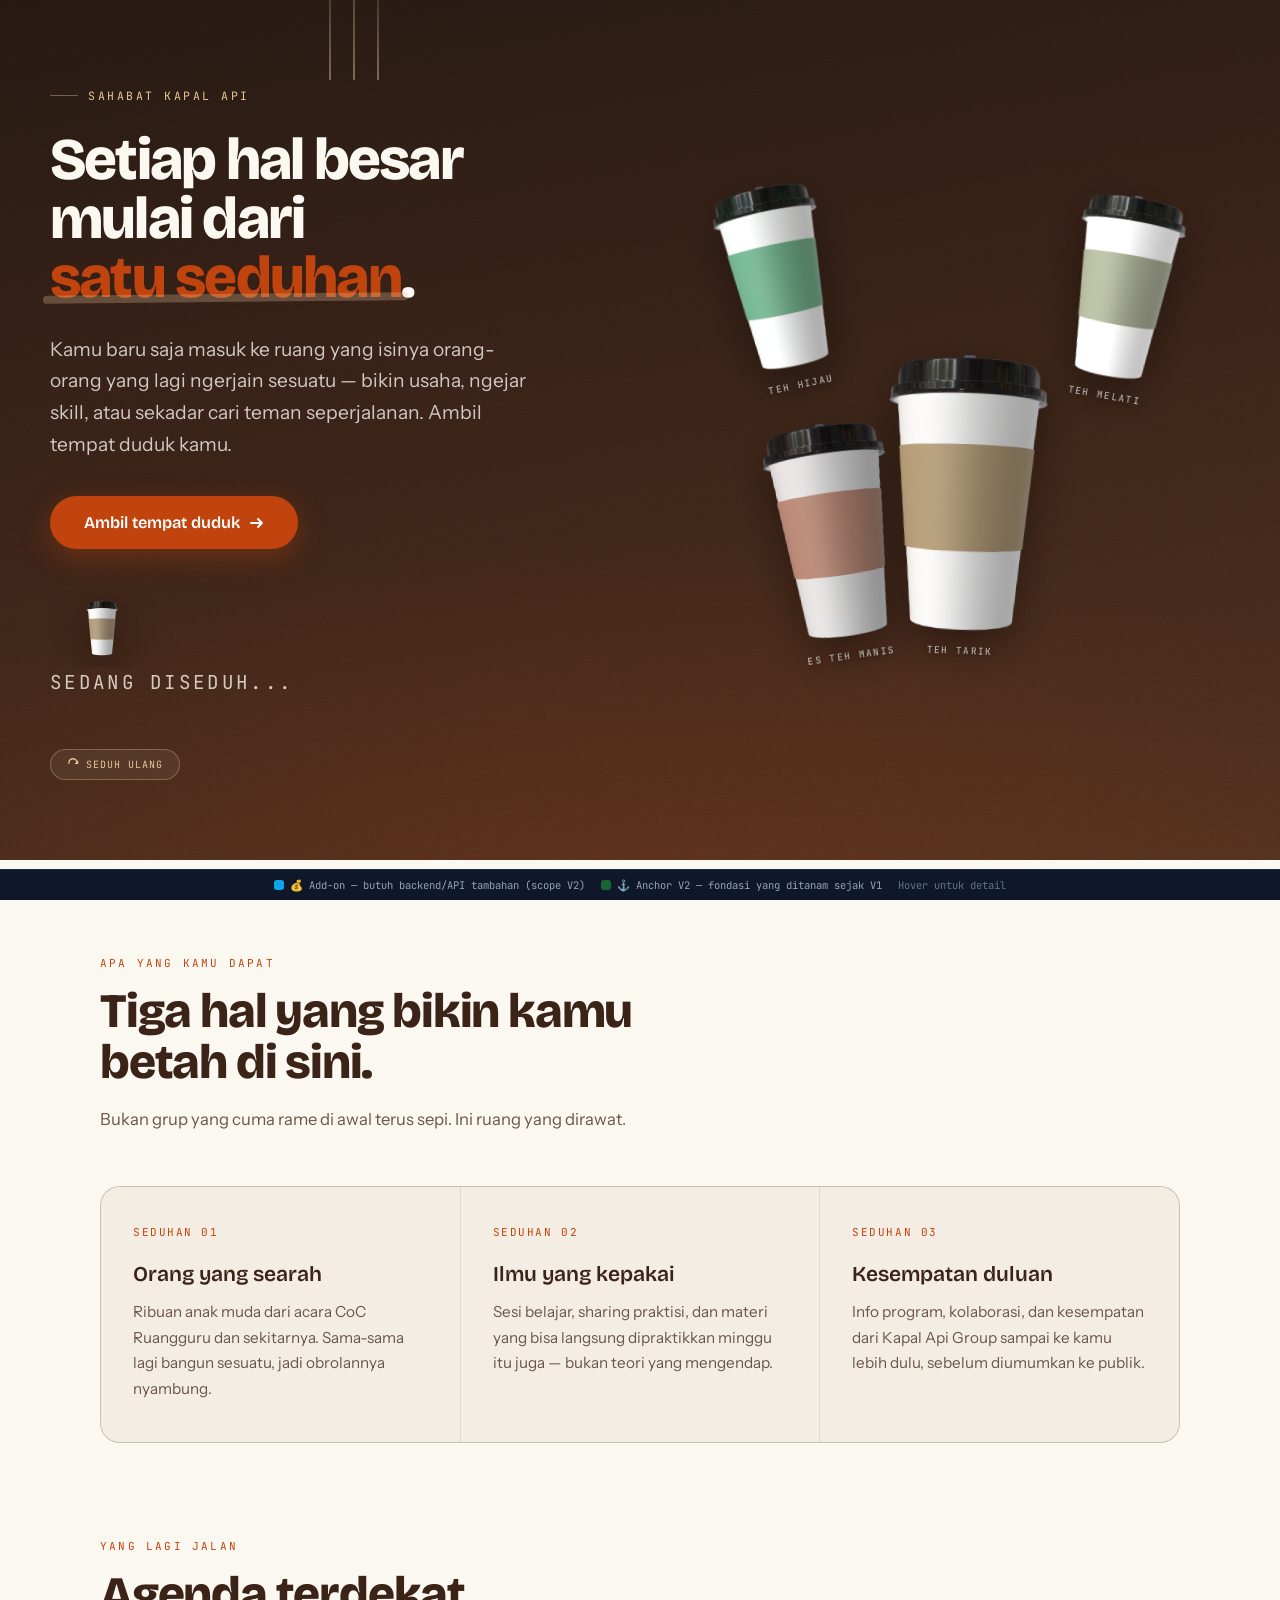
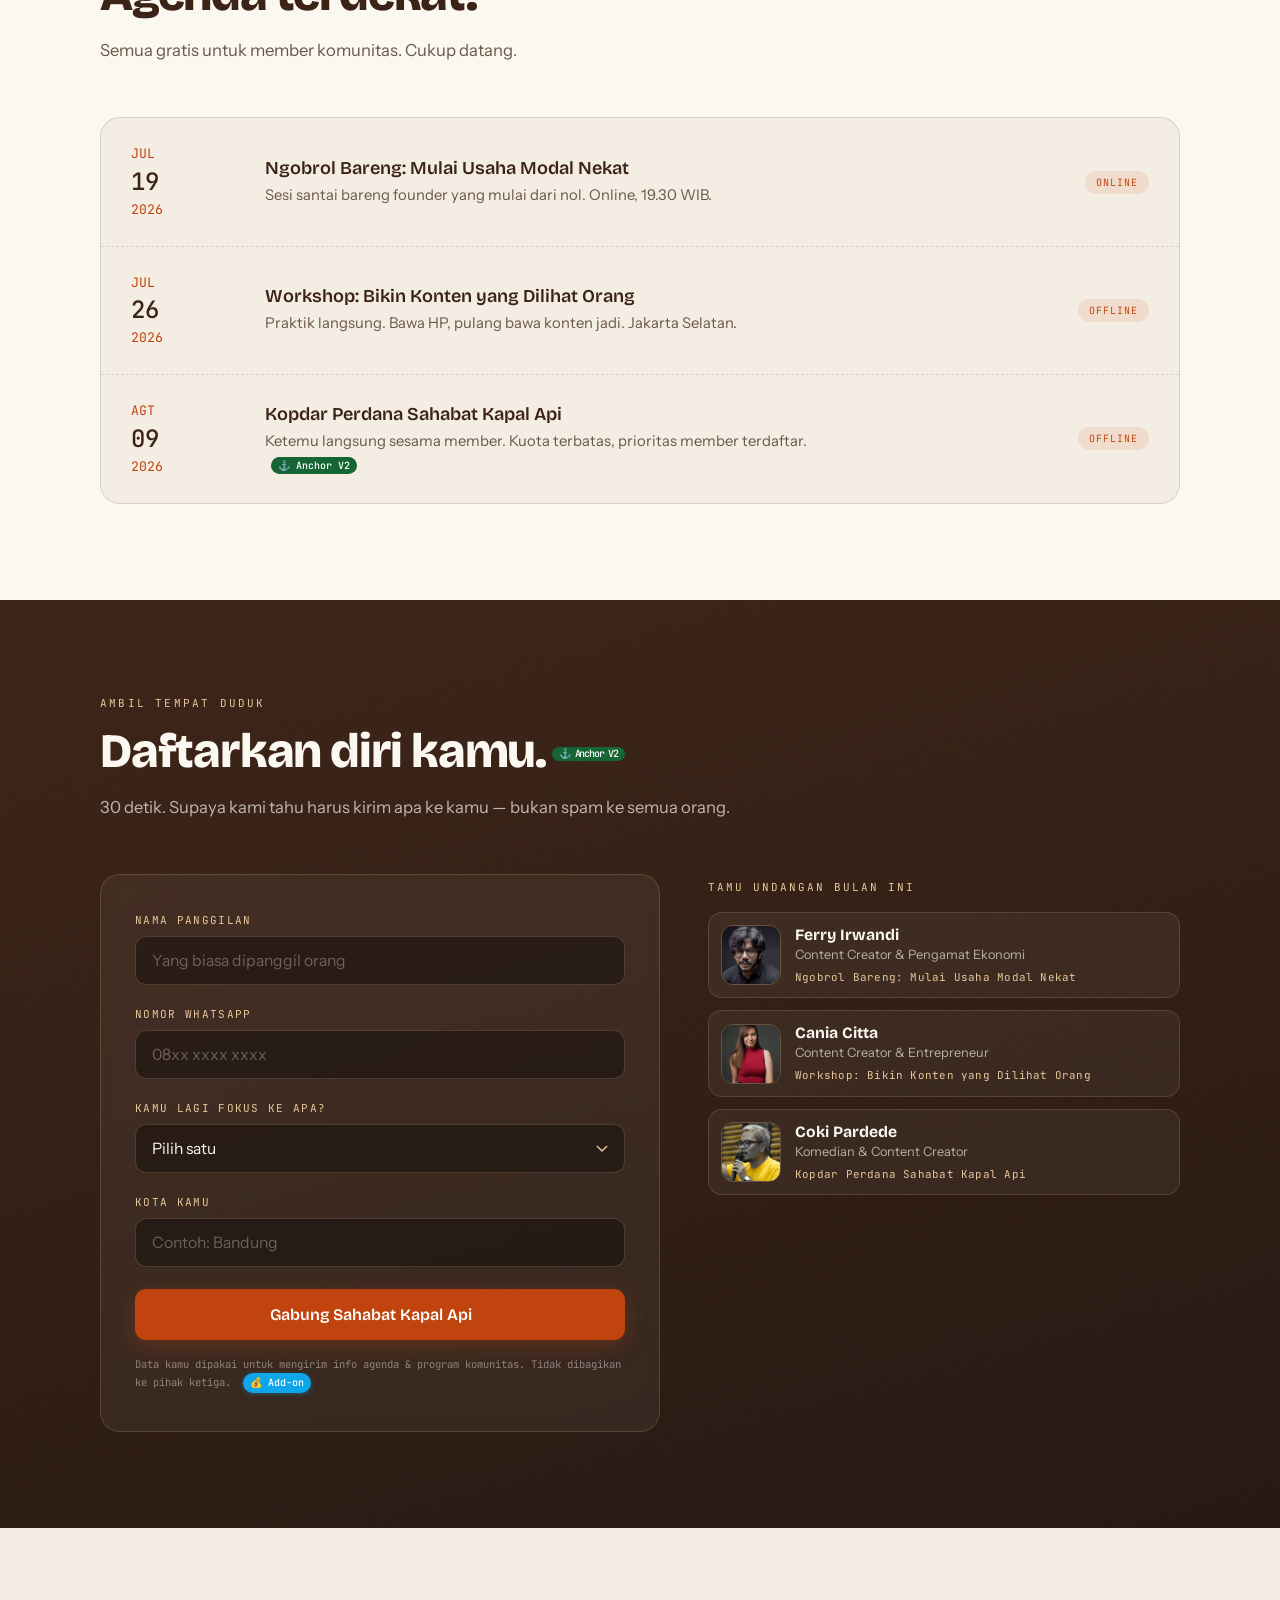
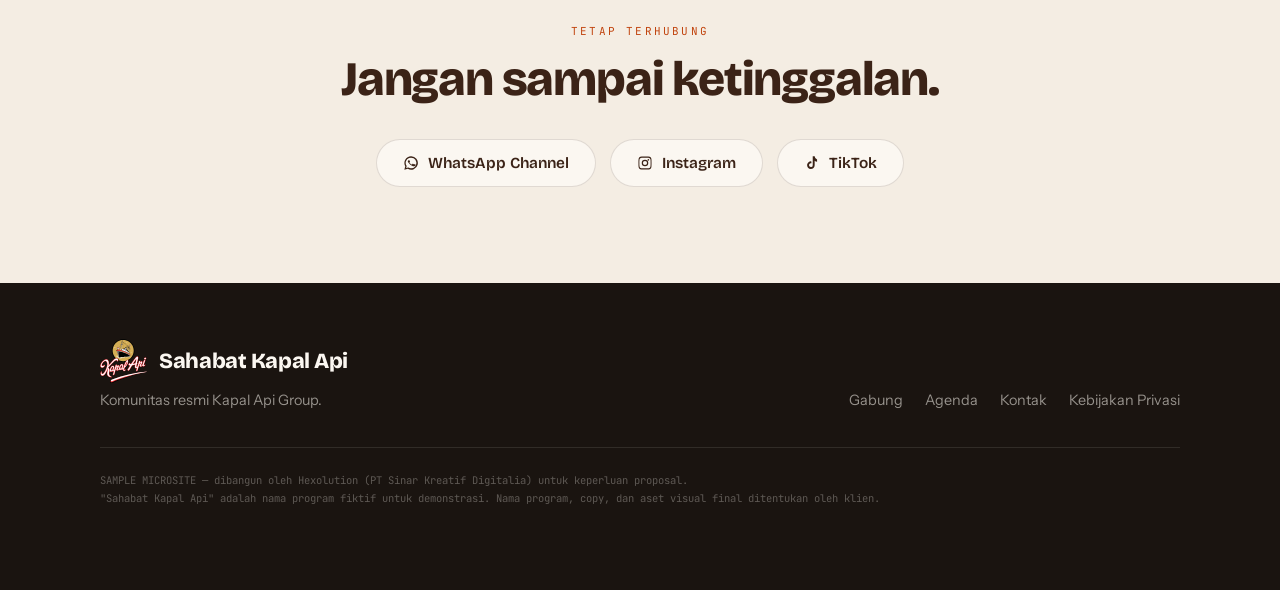
<file: src/index.html>
<!DOCTYPE html>
<html lang="id">
<head>
<meta charset="UTF-8">
<meta name="viewport" content="width=device-width, initial-scale=1.0">
<title>Sahabat Kapal Api — Selamat Datang di Komunitas</title>
<meta name="description" content="Ruang tumbuh bareng untuk anak muda yang lagi ngerjain sesuatu. Selamat datang di Sahabat Kapal Api.">
<link rel="preconnect" href="https://fonts.googleapis.com">
<link rel="preconnect" href="https://fonts.gstatic.com" crossorigin>
<link href="https://fonts.googleapis.com/css2?family=Bricolage+Grotesque:opsz,wght@12..96,400;12..96,600;12..96,800&family=Instrument+Sans:ital,wght@0,400;0,500;0,600;1,400&family=JetBrains+Mono:wght@400;500&display=swap" rel="stylesheet">
<link rel="stylesheet" href="css/styles.css">
</head>
<body>

<!-- ===== HERO ===== -->
<header class="hero">
  <div class="hero-grid">
    <div class="hero-left">
      <span class="eyebrow">Sahabat Kapal Api</span>
      <h1>Setiap hal besar<br>mulai dari <em>satu seduhan</em>.</h1>
      <p>Kamu baru saja masuk ke ruang yang isinya orang-orang yang lagi ngerjain sesuatu — bikin usaha, ngejar skill, atau sekadar cari teman seperjalanan. Ambil tempat duduk kamu.</p>
      <a href="#gabung" class="hero-cta">
        Ambil tempat duduk
        <svg width="14" height="14" viewBox="0 0 14 14" fill="none" aria-hidden="true"><path d="M1 7h11M8 3l4 4-4 4" stroke="currentColor" stroke-width="1.8" stroke-linecap="round" stroke-linejoin="round"/></svg>
      </a>

      <div class="cup-stage">
        <div class="steam-wrap" aria-hidden="true">
          <span class="steam-wisp"></span>
          <span class="steam-wisp"></span>
          <span class="steam-wisp"></span>
        </div>
        <div class="cup-visual">
          <img class="cup-img" id="cupImg" src="assets/images/cup-mockup.png" alt="Gelas to-go Sahabat Kapal Api">
        </div>
        <p class="cup-status" id="cupStatus">Sedang diseduh...</p>
        <button class="brew-btn" id="brewBtn" type="button">
          <svg width="12" height="12" viewBox="0 0 16 16" fill="none" aria-hidden="true"><path d="M13.7 4.3A6 6 0 102 8h1.5A4.5 4.5 0 1112.6 5.4L10 8h5V3l-1.3 1.3z" fill="currentColor"/></svg>
          Seduh Ulang
        </button>
      </div>
    </div>

    <div class="hero-right">
      <div class="cup-cluster">
        <div class="cluster-cup cluster-cup-1">
          <div class="cluster-cup-float">
            <img class="cup-mockup" src="assets/images/cup-mockup-tight.png" alt="" style="--tint: hue-rotate(95deg) saturate(1.3) brightness(1.05)">
          </div>
          <span class="cluster-label">Teh Hijau</span>
        </div>
        <div class="cluster-cup cluster-cup-2">
          <div class="cluster-cup-float">
            <img class="cup-mockup" src="assets/images/cup-mockup-tight.png" alt="" style="--tint: hue-rotate(35deg) saturate(.55) brightness(1.18)">
          </div>
          <span class="cluster-label">Teh Melati</span>
        </div>
        <div class="cluster-cup cluster-cup-3">
          <div class="cluster-cup-float">
            <img class="cup-mockup" src="assets/images/cup-mockup-tight.png" alt="" style="--tint: hue-rotate(-25deg) saturate(1.35) brightness(.92)">
          </div>
          <span class="cluster-label">Es Teh Manis</span>
        </div>
        <div class="cluster-cup cluster-cup-4">
          <div class="cluster-cup-float">
            <img class="cup-mockup" src="assets/images/cup-mockup-tight.png" alt="" style="--tint: saturate(1.15)">
          </div>
          <span class="cluster-label">Teh Tarik</span>
        </div>
      </div>
    </div>
  </div>
</header>

<!-- ===== VALUE ===== -->
<section>
  <div class="wrap">
    <div class="sec-head rv">
      <span class="sec-label">Apa yang kamu dapat</span>
      <h2>Tiga hal yang bikin kamu betah di sini.</h2>
      <p>Bukan grup yang cuma rame di awal terus sepi. Ini ruang yang dirawat.</p>
    </div>

    <div class="val-grid rv">
      <div class="val">
        <span class="val-num">SEDUHAN 01</span>
        <h3>Orang yang searah</h3>
        <p>Ribuan anak muda dari acara CoC Ruangguru dan sekitarnya. Sama-sama lagi bangun sesuatu, jadi obrolannya nyambung.</p>
      </div>
      <div class="val">
        <span class="val-num">SEDUHAN 02</span>
        <h3>Ilmu yang kepakai</h3>
        <p>Sesi belajar, sharing praktisi, dan materi yang bisa langsung dipraktikkan minggu itu juga — bukan teori yang mengendap.</p>
      </div>
      <div class="val">
        <span class="val-num">SEDUHAN 03</span>
        <h3>Kesempatan duluan</h3>
        <p>Info program, kolaborasi, dan kesempatan dari Kapal Api Group sampai ke kamu lebih dulu, sebelum diumumkan ke publik.</p>
      </div>
    </div>
  </div>
</section>

<!-- ===== AGENDA ===== -->
<section style="background:var(--steam);padding-top:0">
  <div class="wrap">
    <div class="sec-head rv">
      <span class="sec-label">Yang lagi jalan</span>
      <h2>Agenda terdekat.</h2>
      <p>Semua gratis untuk member komunitas. Cukup datang.</p>
    </div>

    <div class="agenda rv">
      <a class="agenda-row" href="agenda.html#agenda-1">
        <div class="ag-date">JUL<b>19</b>2026</div>
        <div class="ag-body">
          <h4>Ngobrol Bareng: Mulai Usaha Modal Nekat</h4>
          <p>Sesi santai bareng founder yang mulai dari nol. Online, 19.30 WIB.</p>
        </div>
        <span class="ag-tag">Online</span>
      </a>
      <a class="agenda-row" href="agenda.html#agenda-2">
        <div class="ag-date">JUL<b>26</b>2026</div>
        <div class="ag-body">
          <h4>Workshop: Bikin Konten yang Dilihat Orang</h4>
          <p>Praktik langsung. Bawa HP, pulang bawa konten jadi. Jakarta Selatan.</p>
        </div>
        <span class="ag-tag">Offline</span>
      </a>
      <a class="agenda-row" href="agenda.html#agenda-3">
        <div class="ag-date">AGT<b>09</b>2026</div>
        <div class="ag-body">
          <h4>Kopdar Perdana Sahabat Kapal Api</h4>
          <p>Ketemu langsung sesama member. Kuota terbatas, prioritas member terdaftar.</p>
          <span class="anchor-tag" title="Anchor V1→V2: prioritas kuota butuh data member terdaftar — sumbernya dari form di bawah.">⚓ Anchor V2</span>
        </div>
        <span class="ag-tag">Offline</span>
      </a>
    </div>
  </div>
</section>

<!-- ===== FORM (V2 ANCHOR) ===== -->
<section class="form-sec" id="gabung">
  <div class="wrap">
    <div class="sec-head rv">
      <span class="sec-label">Ambil tempat duduk</span>
      <h2>Daftarkan diri kamu.<span class="anchor-tag" title="Anchor V1→V2: form ini adalah titik awal database member. Field minat & asal acara jadi basis segmentasi di V2.">⚓ Anchor V2</span></h2>
      <p>30 detik. Supaya kami tahu harus kirim apa ke kamu — bukan spam ke semua orang.</p>
    </div>

    <div class="form-layout">
      <div class="form-card rv">
        <div class="field">
          <label for="nama">Nama panggilan</label>
          <input type="text" id="nama" placeholder="Yang biasa dipanggil orang" autocomplete="given-name">
        </div>

        <div class="field">
          <label for="wa">Nomor WhatsApp</label>
          <input type="tel" id="wa" placeholder="08xx xxxx xxxx" autocomplete="tel">
        </div>

        <div class="field">
          <label for="minat">Kamu lagi fokus ke apa?</label>
          <select id="minat">
            <option value="">Pilih satu</option>
            <option value="usaha">Bangun usaha sendiri</option>
            <option value="skill">Nambah skill / cari kerja</option>
            <option value="komunitas">Cari komunitas & koneksi</option>
            <option value="lainnya">Masih cari arah</option>
          </select>
        </div>

        <div class="field">
          <label for="kota">Kota kamu</label>
          <input type="text" id="kota" placeholder="Contoh: Bandung" autocomplete="address-level2">
        </div>

        <button class="form-btn" id="submitBtn" type="button">
          <span class="btn-spinner" aria-hidden="true"></span>
          <span class="btn-label">Gabung Sahabat Kapal Api</span>
          <svg class="btn-check" viewBox="0 0 16 16" fill="none" aria-hidden="true"><path d="M3 8.5l3 3 7-7" stroke="#fff" stroke-width="2" stroke-linecap="round" stroke-linejoin="round"/></svg>
        </button>

        <div class="form-msg" id="formMsg" role="status" aria-live="polite">
          ✓ Terkirim. Kami kabari lewat WhatsApp untuk agenda terdekat.
        </div>
        <a href="https://wa.me/6282299223322" id="waFollowup" class="wa-followup" target="_blank" rel="noopener noreferrer">
          Lanjut chat via WhatsApp →
        </a>

        <p class="form-note">
          Data kamu dipakai untuk mengirim info agenda &amp; program komunitas. Tidak dibagikan ke pihak ketiga.
          <span class="addon" title="Add-on: penyimpanan data ke database, dedup nomor WA, dan auto-reply butuh backend + WhatsApp Business API. Termasuk di scope V2.">💰 Add-on</span>
        </p>
      </div>

      <div class="guest-preview rv">
        <span class="guest-preview-label">Tamu undangan bulan ini</span>
        <div class="guest-mini-list">
          <a class="guest-mini" href="agenda.html#agenda-1">
            <img class="guest-mini-photo" src="assets/images/guests/ferry-irwandi.jpg" alt="Ferry Irwandi">
            <div class="guest-mini-info">
              <div class="guest-mini-name">Ferry Irwandi</div>
              <div class="guest-mini-role">Content Creator &amp; Pengamat Ekonomi</div>
              <div class="guest-mini-event">Ngobrol Bareng: Mulai Usaha Modal Nekat</div>
            </div>
          </a>
          <a class="guest-mini" href="agenda.html#agenda-2">
            <img class="guest-mini-photo" src="assets/images/guests/cania-citta.jpg" alt="Cania Citta">
            <div class="guest-mini-info">
              <div class="guest-mini-name">Cania Citta</div>
              <div class="guest-mini-role">Content Creator &amp; Entrepreneur</div>
              <div class="guest-mini-event">Workshop: Bikin Konten yang Dilihat Orang</div>
            </div>
          </a>
          <a class="guest-mini" href="agenda.html#agenda-3">
            <img class="guest-mini-photo" src="assets/images/guests/coki-pardede.jpg" alt="Coki Pardede">
            <div class="guest-mini-info">
              <div class="guest-mini-name">Coki Pardede</div>
              <div class="guest-mini-role">Komedian &amp; Content Creator</div>
              <div class="guest-mini-event">Kopdar Perdana Sahabat Kapal Api</div>
            </div>
          </a>
        </div>
      </div>
    </div>
  </div>
</section>

<!-- ===== CTA ===== -->
<section class="cta-strip">
  <div class="wrap">
    <div class="sec-head rv" style="margin:0 auto 0;text-align:center">
      <span class="sec-label" style="text-align:center">Tetap terhubung</span>
      <h2>Jangan sampai ketinggalan.</h2>
      <div class="cta-links">
        <a href="https://wa.me/6282299223322" class="cta-link" target="_blank" rel="noopener noreferrer">
          <svg width="16" height="16" viewBox="0 0 24 24" fill="currentColor" aria-hidden="true"><path d="M12 2a10 10 0 00-8.6 15L2 22l5.2-1.4A10 10 0 1012 2zm0 18a8 8 0 01-4-1.1l-.3-.2-3 .8.8-2.9-.2-.3A8 8 0 1112 20zm4.4-6c-.2-.1-1.4-.7-1.6-.8s-.4-.1-.5.1-.6.8-.7 1-.3.2-.5.1a6.6 6.6 0 01-1.9-1.2 7.3 7.3 0 01-1.4-1.7c-.1-.2 0-.4.1-.5l.4-.4.2-.4v-.4l-.7-1.7c-.2-.4-.4-.4-.5-.4h-.5a1 1 0 00-.7.3 3 3 0 00-.9 2.2A5.2 5.2 0 009 12.3a11.9 11.9 0 004.5 4 7.6 7.6 0 001.5.5 3.6 3.6 0 001.7.1 2.7 2.7 0 001.8-1.3 2.2 2.2 0 00.2-1.3c0-.1-.2-.2-.3-.3z"/></svg>
          WhatsApp Channel
        </a>
        <a href="https://instagram.com/kapalapi_id" class="cta-link" target="_blank" rel="noopener noreferrer">
          <svg width="16" height="16" viewBox="0 0 24 24" fill="currentColor" aria-hidden="true"><path d="M12 2.2c3.2 0 3.6 0 4.9.1a6.6 6.6 0 012.2.4 3.9 3.9 0 012.2 2.2 6.6 6.6 0 01.4 2.2c.1 1.3.1 1.7.1 4.9s0 3.6-.1 4.9a6.6 6.6 0 01-.4 2.2 3.9 3.9 0 01-2.2 2.2 6.6 6.6 0 01-2.2.4c-1.3.1-1.7.1-4.9.1s-3.6 0-4.9-.1a6.6 6.6 0 01-2.2-.4 3.9 3.9 0 01-2.2-2.2 6.6 6.6 0 01-.4-2.2c-.1-1.3-.1-1.7-.1-4.9s0-3.6.1-4.9a6.6 6.6 0 01.4-2.2A3.9 3.9 0 014.9 2.7a6.6 6.6 0 012.2-.4c1.3-.1 1.7-.1 4.9-.1zm0 1.8c-3.1 0-3.5 0-4.7.1a4.8 4.8 0 00-1.7.3 2.9 2.9 0 00-1.6 1.6 4.8 4.8 0 00-.3 1.7C3.6 8.9 3.6 9.3 3.6 12s0 3.1.1 4.3a4.8 4.8 0 00.3 1.7 2.9 2.9 0 001.6 1.6 4.8 4.8 0 001.7.3c1.2.1 1.6.1 4.7.1s3.5 0 4.7-.1a4.8 4.8 0 001.7-.3 2.9 2.9 0 001.6-1.6 4.8 4.8 0 00.3-1.7c.1-1.2.1-1.6.1-4.3s0-3.1-.1-4.3a4.8 4.8 0 00-.3-1.7 2.9 2.9 0 00-1.6-1.6 4.8 4.8 0 00-1.7-.3c-1.2-.1-1.6-.1-4.7-.1zm0 3.1a4.9 4.9 0 110 9.8 4.9 4.9 0 010-9.8zm0 8a3.1 3.1 0 100-6.2 3.1 3.1 0 000 6.2zm6.2-8.2a1.2 1.2 0 11-2.3 0 1.2 1.2 0 012.3 0z"/></svg>
          Instagram
        </a>
        <a href="https://www.tiktok.com/@kapalapi.store" class="cta-link" target="_blank" rel="noopener noreferrer">
          <svg width="16" height="16" viewBox="0 0 24 24" fill="currentColor" aria-hidden="true"><path d="M19.6 10.1a5.5 5.5 0 01-3.6-1.3v6.4a5.7 5.7 0 11-4.9-5.6v2.9a2.8 2.8 0 102 2.7V2h2.9a5.5 5.5 0 003.6 4.9z"/></svg>
          TikTok
        </a>
      </div>
    </div>
  </div>
</section>

<!-- ===== FOOTER ===== -->
<footer>
  <div class="foot-grid">
    <div>
      <div class="foot-brand"><img src="assets/images/logo-kapal-api-trimmed.svg" alt="" class="foot-logo">Sahabat Kapal Api</div>
      <div>Komunitas resmi Kapal Api Group.</div>
    </div>
    <div class="foot-links">
      <a href="#gabung" class="u-link">Gabung</a>
      <a href="agenda.html" class="u-link">Agenda</a>
      <a href="https://wa.me/6282299223322" class="u-link" target="_blank" rel="noopener noreferrer">Kontak</a>
      <a href="kebijakan-privasi.html" class="u-link">Kebijakan Privasi</a>
    </div>
  </div>
  <div class="foot-fine">
    SAMPLE MICROSITE — dibangun oleh Hexolution (PT Sinar Kreatif Digitalia) untuk keperluan proposal.<br>
    "Sahabat Kapal Api" adalah nama program fiktif untuk demonstrasi. Nama program, copy, dan aset visual final ditentukan oleh klien.
  </div>
</footer>

<!-- ===== LEGEND ===== -->
<div class="hx-legend">
  <span><i class="sw" style="background:#0EA5E9"></i> 💰 Add-on — butuh backend/API tambahan (scope V2)</span>
  <span><i class="sw" style="background:#166534"></i> ⚓ Anchor V2 — fondasi yang ditanam sejak V1</span>
  <span style="color:#64748B">Hover untuk detail</span>
</div>

<script src="js/script.js" defer></script>

</body>
</html>
</file>
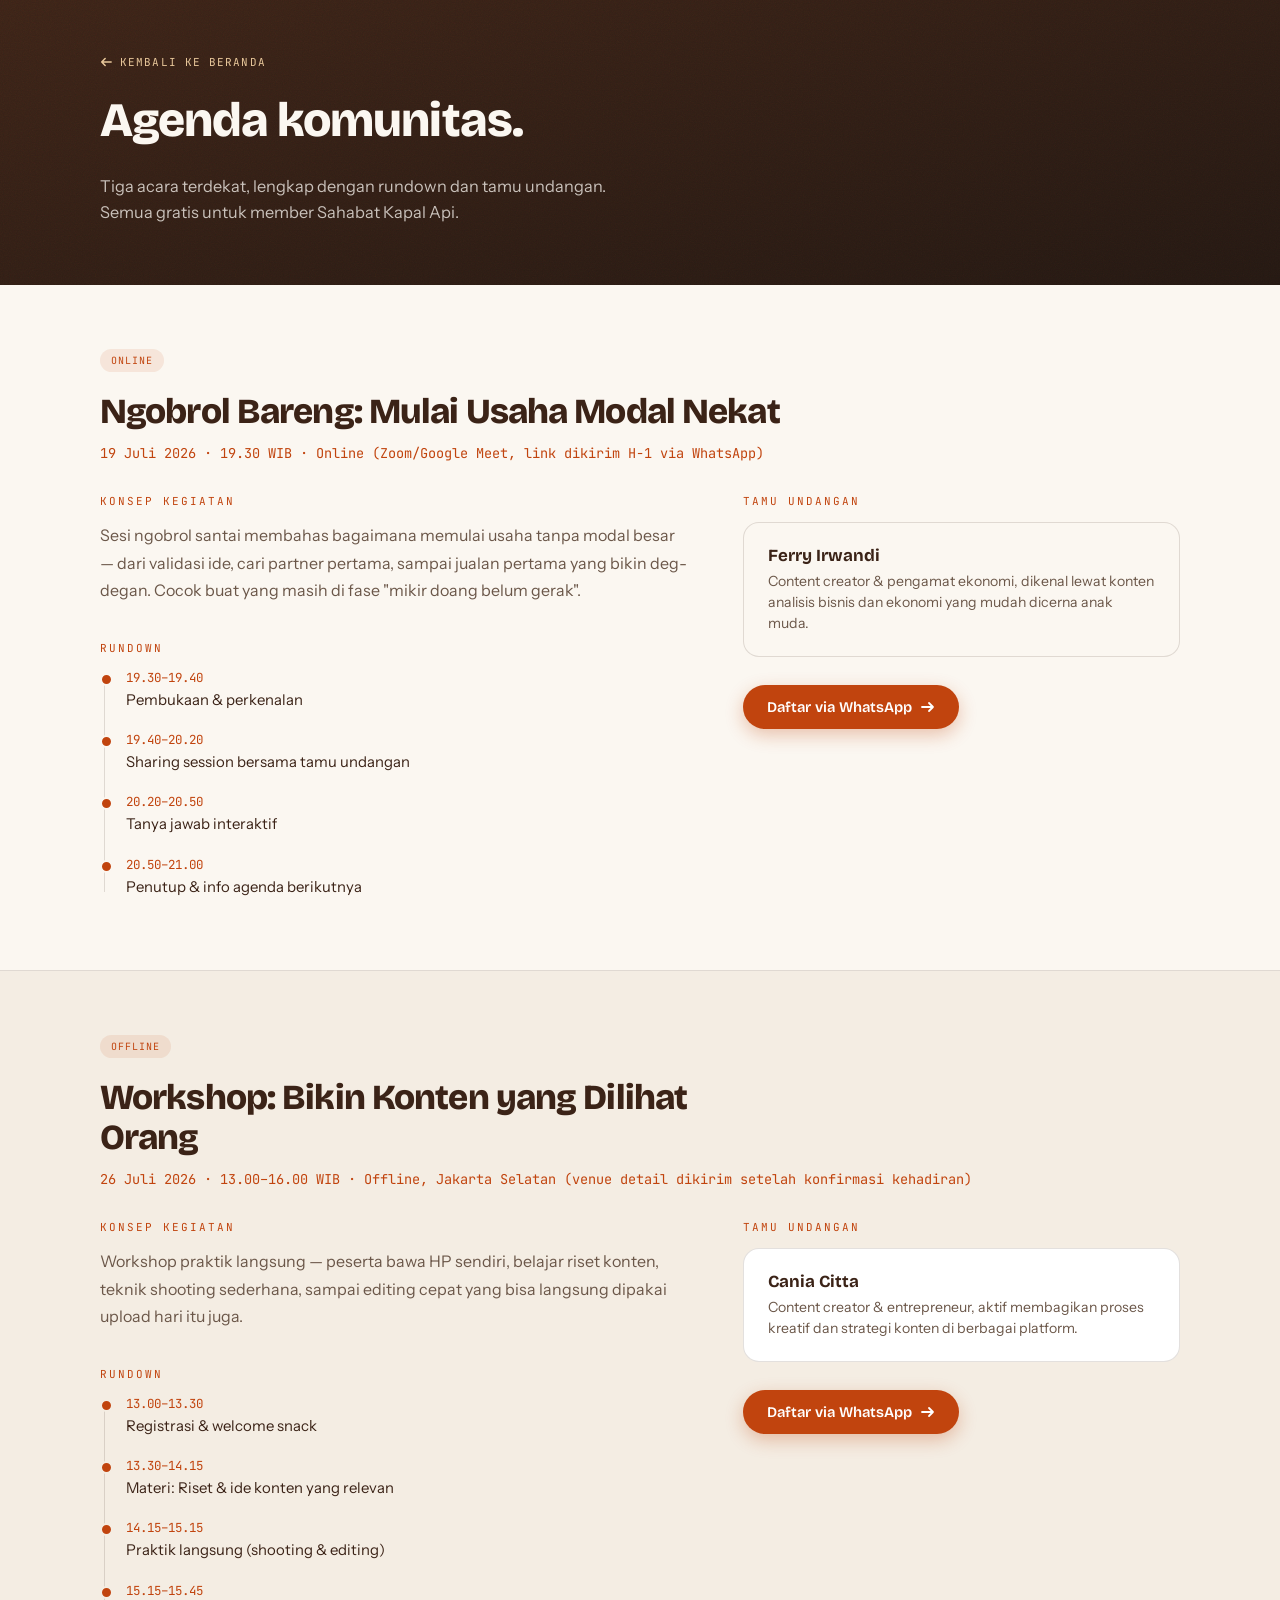
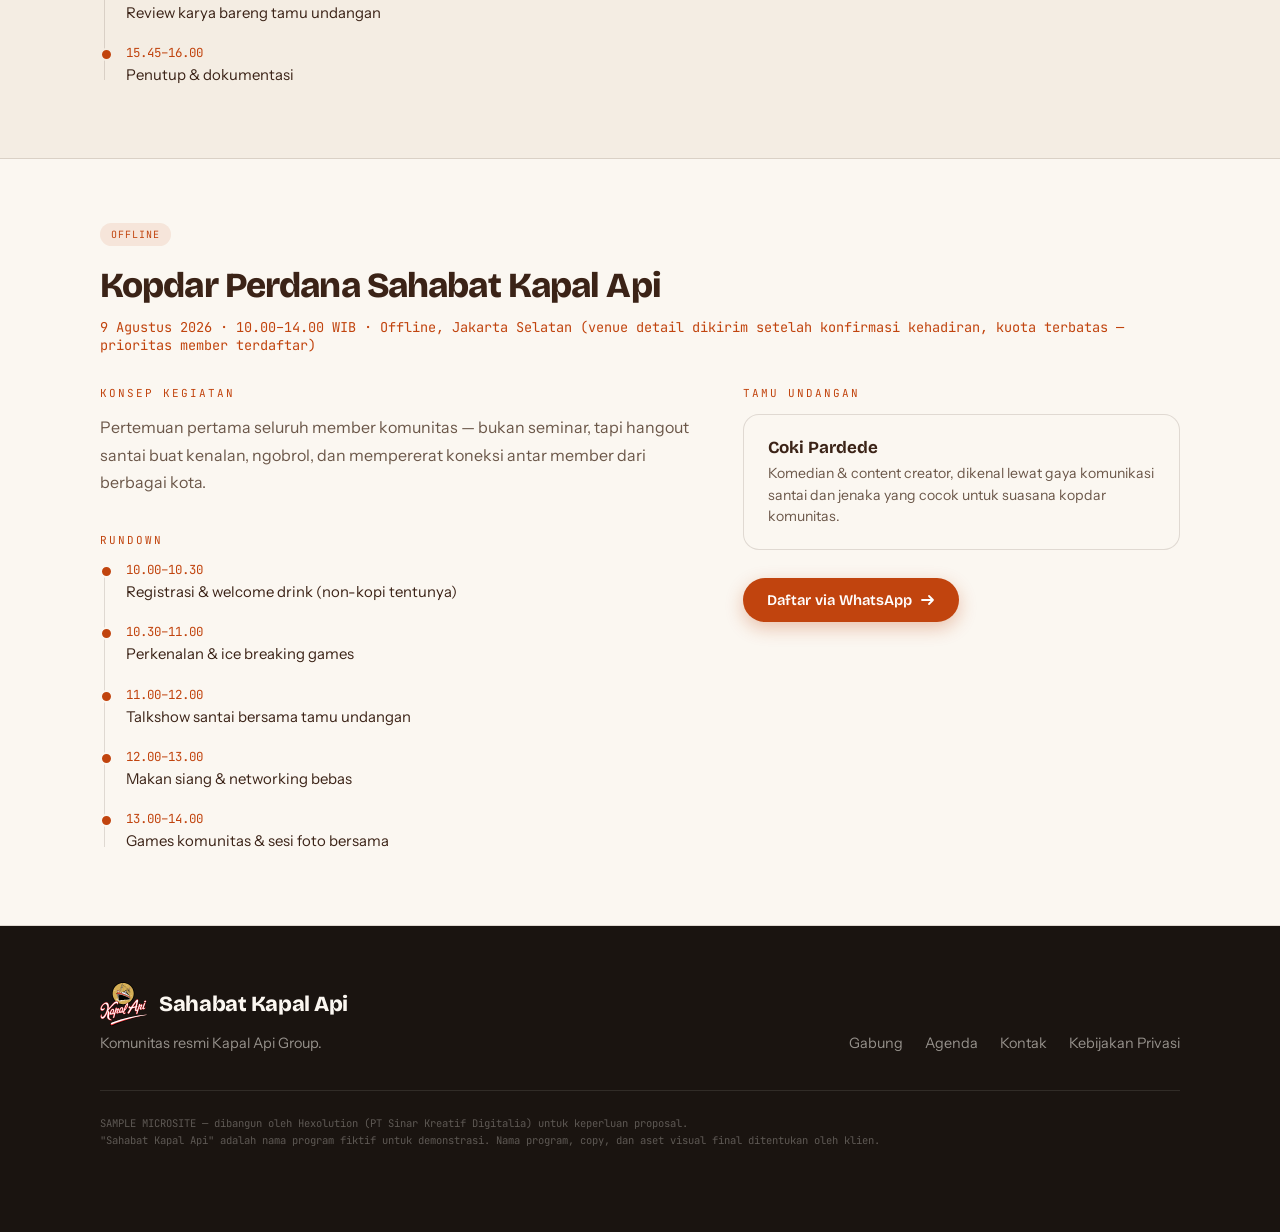
<file: src/agenda.html>
<!DOCTYPE html>
<html lang="id">
<head>
<meta charset="UTF-8">
<meta name="viewport" content="width=device-width, initial-scale=1.0">
<title>Agenda — Sahabat Kapal Api</title>
<meta name="description" content="Detail agenda komunitas Sahabat Kapal Api: rundown, format, dan tamu undangan tiap acara.">
<link rel="preconnect" href="https://fonts.googleapis.com">
<link rel="preconnect" href="https://fonts.gstatic.com" crossorigin>
<link href="https://fonts.googleapis.com/css2?family=Bricolage+Grotesque:opsz,wght@12..96,400;12..96,600;12..96,800&family=Instrument+Sans:ital,wght@0,400;0,500;0,600;1,400&family=JetBrains+Mono:wght@400;500&display=swap" rel="stylesheet">
<link rel="stylesheet" href="css/styles.css">
</head>
<body>

<header class="page-head">
  <div class="wrap">
    <a href="index.html" class="back-link">
      <svg width="12" height="12" viewBox="0 0 14 14" fill="none" aria-hidden="true"><path d="M13 7H2M6 3L2 7l4 4" stroke="currentColor" stroke-width="1.8" stroke-linecap="round" stroke-linejoin="round"/></svg>
      Kembali ke Beranda
    </a>
    <h1>Agenda komunitas.</h1>
    <p>Tiga acara terdekat, lengkap dengan rundown dan tamu undangan. Semua gratis untuk member Sahabat Kapal Api.</p>
  </div>
</header>

<!-- ===== AGENDA 1 ===== -->
<section class="agenda-detail" id="agenda-1">
  <div class="wrap">
    <div class="ad-meta">
      <span class="ag-tag">Online</span>
    </div>
    <h2 class="ad-title">Ngobrol Bareng: Mulai Usaha Modal Nekat</h2>
    <div class="ad-when">19 Juli 2026 · 19.30 WIB · Online (Zoom/Google Meet, link dikirim H-1 via WhatsApp)</div>

    <div class="ad-grid">
      <div>
        <span class="ad-block-label">Konsep kegiatan</span>
        <p class="ad-concept">Sesi ngobrol santai membahas bagaimana memulai usaha tanpa modal besar — dari validasi ide, cari partner pertama, sampai jualan pertama yang bikin deg-degan. Cocok buat yang masih di fase "mikir doang belum gerak".</p>

        <span class="ad-block-label">Rundown</span>
        <div class="rundown">
          <div class="rundown-item">
            <span class="rundown-time">19.30–19.40</span>
            <span class="rundown-desc">Pembukaan &amp; perkenalan</span>
          </div>
          <div class="rundown-item">
            <span class="rundown-time">19.40–20.20</span>
            <span class="rundown-desc">Sharing session bersama tamu undangan</span>
          </div>
          <div class="rundown-item">
            <span class="rundown-time">20.20–20.50</span>
            <span class="rundown-desc">Tanya jawab interaktif</span>
          </div>
          <div class="rundown-item">
            <span class="rundown-time">20.50–21.00</span>
            <span class="rundown-desc">Penutup &amp; info agenda berikutnya</span>
          </div>
        </div>
      </div>

      <div>
        <span class="ad-block-label">Tamu undangan</span>
        <div class="guest-card">
          <div class="guest-name">Ferry Irwandi</div>
          <div class="guest-role">Content creator &amp; pengamat ekonomi, dikenal lewat konten analisis bisnis dan ekonomi yang mudah dicerna anak muda.</div>
        </div>
        <a href="https://wa.me/6282299223322" class="ad-cta" target="_blank" rel="noopener noreferrer">
          Daftar via WhatsApp
          <svg width="14" height="14" viewBox="0 0 14 14" fill="none" aria-hidden="true"><path d="M1 7h11M8 3l4 4-4 4" stroke="currentColor" stroke-width="1.8" stroke-linecap="round" stroke-linejoin="round"/></svg>
        </a>
      </div>
    </div>
  </div>
</section>

<!-- ===== AGENDA 2 ===== -->
<section class="agenda-detail" id="agenda-2">
  <div class="wrap">
    <div class="ad-meta">
      <span class="ag-tag">Offline</span>
    </div>
    <h2 class="ad-title">Workshop: Bikin Konten yang Dilihat Orang</h2>
    <div class="ad-when">26 Juli 2026 · 13.00–16.00 WIB · Offline, Jakarta Selatan (venue detail dikirim setelah konfirmasi kehadiran)</div>

    <div class="ad-grid">
      <div>
        <span class="ad-block-label">Konsep kegiatan</span>
        <p class="ad-concept">Workshop praktik langsung — peserta bawa HP sendiri, belajar riset konten, teknik shooting sederhana, sampai editing cepat yang bisa langsung dipakai upload hari itu juga.</p>

        <span class="ad-block-label">Rundown</span>
        <div class="rundown">
          <div class="rundown-item">
            <span class="rundown-time">13.00–13.30</span>
            <span class="rundown-desc">Registrasi &amp; welcome snack</span>
          </div>
          <div class="rundown-item">
            <span class="rundown-time">13.30–14.15</span>
            <span class="rundown-desc">Materi: Riset &amp; ide konten yang relevan</span>
          </div>
          <div class="rundown-item">
            <span class="rundown-time">14.15–15.15</span>
            <span class="rundown-desc">Praktik langsung (shooting &amp; editing)</span>
          </div>
          <div class="rundown-item">
            <span class="rundown-time">15.15–15.45</span>
            <span class="rundown-desc">Review karya bareng tamu undangan</span>
          </div>
          <div class="rundown-item">
            <span class="rundown-time">15.45–16.00</span>
            <span class="rundown-desc">Penutup &amp; dokumentasi</span>
          </div>
        </div>
      </div>

      <div>
        <span class="ad-block-label">Tamu undangan</span>
        <div class="guest-card">
          <div class="guest-name">Cania Citta</div>
          <div class="guest-role">Content creator &amp; entrepreneur, aktif membagikan proses kreatif dan strategi konten di berbagai platform.</div>
        </div>
        <a href="https://wa.me/6282299223322" class="ad-cta" target="_blank" rel="noopener noreferrer">
          Daftar via WhatsApp
          <svg width="14" height="14" viewBox="0 0 14 14" fill="none" aria-hidden="true"><path d="M1 7h11M8 3l4 4-4 4" stroke="currentColor" stroke-width="1.8" stroke-linecap="round" stroke-linejoin="round"/></svg>
        </a>
      </div>
    </div>
  </div>
</section>

<!-- ===== AGENDA 3 ===== -->
<section class="agenda-detail" id="agenda-3">
  <div class="wrap">
    <div class="ad-meta">
      <span class="ag-tag">Offline</span>
    </div>
    <h2 class="ad-title">Kopdar Perdana Sahabat Kapal Api</h2>
    <div class="ad-when">9 Agustus 2026 · 10.00–14.00 WIB · Offline, Jakarta Selatan (venue detail dikirim setelah konfirmasi kehadiran, kuota terbatas — prioritas member terdaftar)</div>

    <div class="ad-grid">
      <div>
        <span class="ad-block-label">Konsep kegiatan</span>
        <p class="ad-concept">Pertemuan pertama seluruh member komunitas — bukan seminar, tapi hangout santai buat kenalan, ngobrol, dan mempererat koneksi antar member dari berbagai kota.</p>

        <span class="ad-block-label">Rundown</span>
        <div class="rundown">
          <div class="rundown-item">
            <span class="rundown-time">10.00–10.30</span>
            <span class="rundown-desc">Registrasi &amp; welcome drink (non-kopi tentunya)</span>
          </div>
          <div class="rundown-item">
            <span class="rundown-time">10.30–11.00</span>
            <span class="rundown-desc">Perkenalan &amp; ice breaking games</span>
          </div>
          <div class="rundown-item">
            <span class="rundown-time">11.00–12.00</span>
            <span class="rundown-desc">Talkshow santai bersama tamu undangan</span>
          </div>
          <div class="rundown-item">
            <span class="rundown-time">12.00–13.00</span>
            <span class="rundown-desc">Makan siang &amp; networking bebas</span>
          </div>
          <div class="rundown-item">
            <span class="rundown-time">13.00–14.00</span>
            <span class="rundown-desc">Games komunitas &amp; sesi foto bersama</span>
          </div>
        </div>
      </div>

      <div>
        <span class="ad-block-label">Tamu undangan</span>
        <div class="guest-card">
          <div class="guest-name">Coki Pardede</div>
          <div class="guest-role">Komedian &amp; content creator, dikenal lewat gaya komunikasi santai dan jenaka yang cocok untuk suasana kopdar komunitas.</div>
        </div>
        <a href="https://wa.me/6282299223322" class="ad-cta" target="_blank" rel="noopener noreferrer">
          Daftar via WhatsApp
          <svg width="14" height="14" viewBox="0 0 14 14" fill="none" aria-hidden="true"><path d="M1 7h11M8 3l4 4-4 4" stroke="currentColor" stroke-width="1.8" stroke-linecap="round" stroke-linejoin="round"/></svg>
        </a>
      </div>
    </div>
  </div>
</section>

<!-- ===== FOOTER ===== -->
<footer>
  <div class="foot-grid">
    <div>
      <div class="foot-brand"><img src="assets/images/logo-kapal-api-trimmed.svg" alt="" class="foot-logo">Sahabat Kapal Api</div>
      <div>Komunitas resmi Kapal Api Group.</div>
    </div>
    <div class="foot-links">
      <a href="index.html#gabung" class="u-link">Gabung</a>
      <a href="agenda.html" class="u-link">Agenda</a>
      <a href="https://wa.me/6282299223322" class="u-link" target="_blank" rel="noopener noreferrer">Kontak</a>
      <a href="kebijakan-privasi.html" class="u-link">Kebijakan Privasi</a>
    </div>
  </div>
  <div class="foot-fine">
    SAMPLE MICROSITE — dibangun oleh Hexolution (PT Sinar Kreatif Digitalia) untuk keperluan proposal.<br>
    "Sahabat Kapal Api" adalah nama program fiktif untuk demonstrasi. Nama program, copy, dan aset visual final ditentukan oleh klien.
  </div>
</footer>

<script src="js/script.js" defer></script>

</body>
</html>
</file>
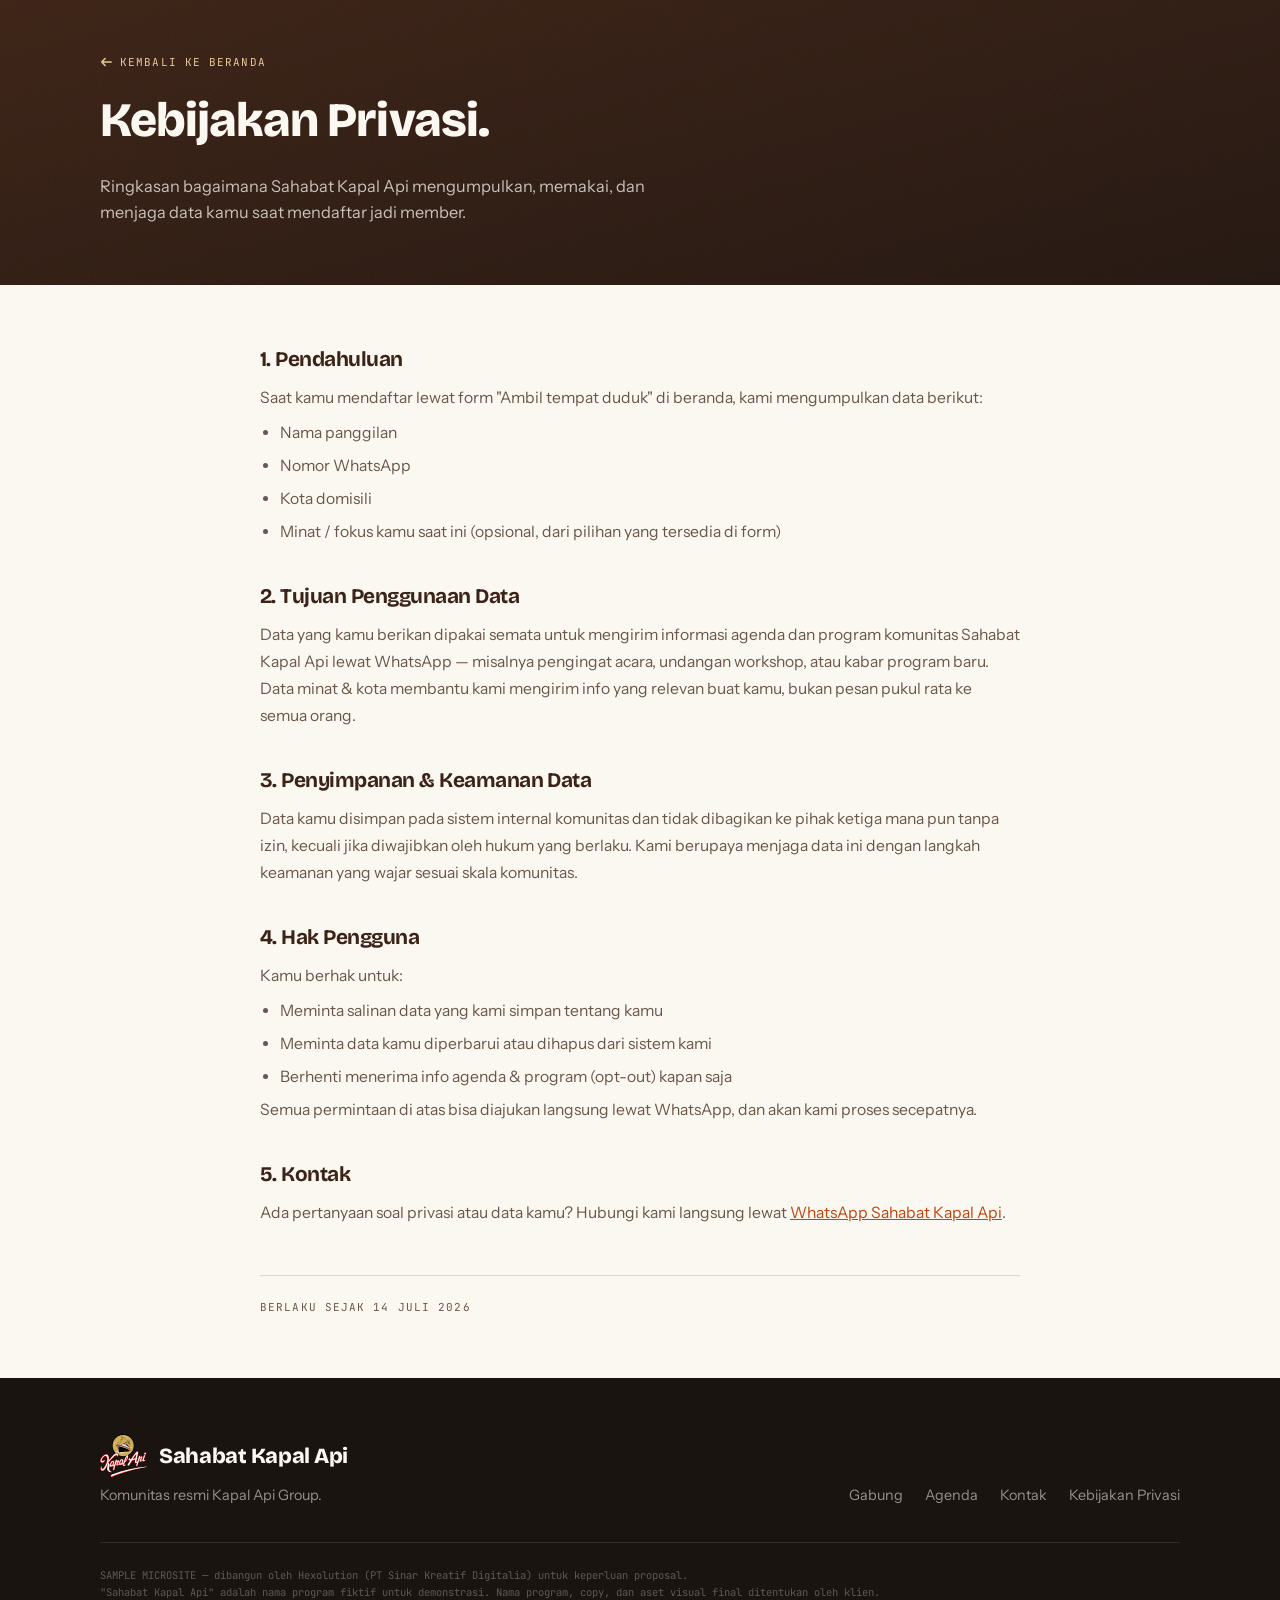
<file: src/kebijakan-privasi.html>
<!DOCTYPE html>
<html lang="id">
<head>
<meta charset="UTF-8">
<meta name="viewport" content="width=device-width, initial-scale=1.0">
<title>Kebijakan Privasi — Sahabat Kapal Api</title>
<meta name="description" content="Kebijakan privasi komunitas Sahabat Kapal Api: data yang dikumpulkan, tujuan penggunaan, dan hak pengguna.">
<link rel="preconnect" href="https://fonts.googleapis.com">
<link rel="preconnect" href="https://fonts.gstatic.com" crossorigin>
<link href="https://fonts.googleapis.com/css2?family=Bricolage+Grotesque:opsz,wght@12..96,400;12..96,600;12..96,800&family=Instrument+Sans:ital,wght@0,400;0,500;0,600;1,400&family=JetBrains+Mono:wght@400;500&display=swap" rel="stylesheet">
<link rel="stylesheet" href="css/styles.css">
</head>
<body>

<header class="page-head">
  <div class="wrap">
    <a href="index.html" class="back-link">
      <svg width="12" height="12" viewBox="0 0 14 14" fill="none" aria-hidden="true"><path d="M13 7H2M6 3L2 7l4 4" stroke="currentColor" stroke-width="1.8" stroke-linecap="round" stroke-linejoin="round"/></svg>
      Kembali ke Beranda
    </a>
    <h1>Kebijakan Privasi.</h1>
    <p>Ringkasan bagaimana Sahabat Kapal Api mengumpulkan, memakai, dan menjaga data kamu saat mendaftar jadi member.</p>
  </div>
</header>

<section class="policy-body">
  <div class="wrap">

    <div class="policy-section">
      <h2>1. Pendahuluan</h2>
      <p>Saat kamu mendaftar lewat form "Ambil tempat duduk" di beranda, kami mengumpulkan data berikut:</p>
      <ul>
        <li>Nama panggilan</li>
        <li>Nomor WhatsApp</li>
        <li>Kota domisili</li>
        <li>Minat / fokus kamu saat ini (opsional, dari pilihan yang tersedia di form)</li>
      </ul>
    </div>

    <div class="policy-section">
      <h2>2. Tujuan Penggunaan Data</h2>
      <p>Data yang kamu berikan dipakai semata untuk mengirim informasi agenda dan program komunitas Sahabat Kapal Api lewat WhatsApp — misalnya pengingat acara, undangan workshop, atau kabar program baru. Data minat & kota membantu kami mengirim info yang relevan buat kamu, bukan pesan pukul rata ke semua orang.</p>
    </div>

    <div class="policy-section">
      <h2>3. Penyimpanan &amp; Keamanan Data</h2>
      <p>Data kamu disimpan pada sistem internal komunitas dan tidak dibagikan ke pihak ketiga mana pun tanpa izin, kecuali jika diwajibkan oleh hukum yang berlaku. Kami berupaya menjaga data ini dengan langkah keamanan yang wajar sesuai skala komunitas.</p>
    </div>

    <div class="policy-section">
      <h2>4. Hak Pengguna</h2>
      <p>Kamu berhak untuk:</p>
      <ul>
        <li>Meminta salinan data yang kami simpan tentang kamu</li>
        <li>Meminta data kamu diperbarui atau dihapus dari sistem kami</li>
        <li>Berhenti menerima info agenda &amp; program (opt-out) kapan saja</li>
      </ul>
      <p>Semua permintaan di atas bisa diajukan langsung lewat WhatsApp, dan akan kami proses secepatnya.</p>
    </div>

    <div class="policy-section">
      <h2>5. Kontak</h2>
      <p>Ada pertanyaan soal privasi atau data kamu? Hubungi kami langsung lewat <a href="https://wa.me/6282299223322" target="_blank" rel="noopener noreferrer">WhatsApp Sahabat Kapal Api</a>.</p>
    </div>

    <p class="policy-effective">Berlaku sejak 14 Juli 2026</p>
  </div>
</section>

<!-- ===== FOOTER ===== -->
<footer>
  <div class="foot-grid">
    <div>
      <div class="foot-brand"><img src="assets/images/logo-kapal-api-trimmed.svg" alt="" class="foot-logo">Sahabat Kapal Api</div>
      <div>Komunitas resmi Kapal Api Group.</div>
    </div>
    <div class="foot-links">
      <a href="index.html#gabung" class="u-link">Gabung</a>
      <a href="agenda.html" class="u-link">Agenda</a>
      <a href="https://wa.me/6282299223322" class="u-link" target="_blank" rel="noopener noreferrer">Kontak</a>
      <a href="kebijakan-privasi.html" class="u-link">Kebijakan Privasi</a>
    </div>
  </div>
  <div class="foot-fine">
    SAMPLE MICROSITE — dibangun oleh Hexolution (PT Sinar Kreatif Digitalia) untuk keperluan proposal.<br>
    "Sahabat Kapal Api" adalah nama program fiktif untuk demonstrasi. Nama program, copy, dan aset visual final ditentukan oleh klien.
  </div>
</footer>

<script src="js/script.js" defer></script>

</body>
</html>
</file>
<file: src/css/styles.css>
/* ================================================================
   Sahabat Kapal Api — Microsite V1
   Motion CSS. Palette: --roast #3B2317 / --ember #C1440E /
   --crema #E8C79A / --steam #FBF7F1
   Sections: 1. Tokens & base  2. Demo annotation system
   3. Steam  4. Hero + brew  5. Sections/type
   6. Scroll reveals  7. Value grid  8. Agenda  9. Form
   10. CTA links  11. Footer  12. Responsive  13. Reduced motion
   14. Subpages (agenda / kebijakan privasi)
   ================================================================ */

/* ===== 1. TOKENS & BASE ===== */
:root{
  --ink:#1A1410;
  --roast:#3B2317;
  --ember:#C1440E;
  --crema:#E8C79A;
  --steam:#FBF7F1;
  --paper:#F4EDE3;
  --line:rgba(59,35,23,.14);
  --muted:#6B5749;

  --display:'Bricolage Grotesque', system-ui, sans-serif;
  --body:'Instrument Sans', system-ui, sans-serif;
  --mono:'JetBrains Mono', monospace;
}

*{margin:0;padding:0;box-sizing:border-box}
html{scroll-behavior:smooth}
body{
  font-family:var(--body);
  background:var(--steam);
  color:var(--ink);
  -webkit-font-smoothing:antialiased;
  overflow-x:hidden;
}
::selection{background:var(--ember);color:var(--steam)}

/* Consistent focus ring everywhere; ember-background controls override to crema for contrast */
:focus-visible{outline:3px solid var(--ember);outline-offset:2px}

/* ===== 2. DEMO ANNOTATION SYSTEM ===== */
.hx-topbar{
  position:sticky;top:0;z-index:200;
  background:#0F172A;color:#E2E8F0;
  font-family:var(--mono);font-size:11px;letter-spacing:.03em;
  padding:9px 16px;
  display:flex;gap:10px;align-items:center;justify-content:center;
  flex-wrap:wrap;text-align:center;
  border-bottom:1px solid #1E293B;
}
.hx-topbar b{color:#0EA5E9;font-weight:500}
.hx-topbar .dot{color:#475569}

.addon{
  display:inline-flex;align-items:center;gap:4px;
  font-family:var(--mono);font-size:10px;font-weight:500;
  background:#0EA5E9;color:#fff;
  padding:2px 7px;border-radius:99px;
  vertical-align:middle;margin-left:6px;
  cursor:help;white-space:nowrap;
  box-shadow:0 1px 4px rgba(14,165,233,.4);
}
.anchor-tag{
  display:inline-flex;align-items:center;gap:4px;
  font-family:var(--mono);font-size:10px;font-weight:500;
  background:#166534;color:#fff;
  padding:2px 7px;border-radius:99px;
  vertical-align:middle;margin-left:6px;
  cursor:help;white-space:nowrap;
}
.hx-legend{
  position:fixed;bottom:0;left:0;right:0;z-index:200;
  background:#0F172A;color:#94A3B8;
  font-family:var(--mono);font-size:10.5px;
  padding:8px 16px;
  display:flex;gap:16px;justify-content:center;flex-wrap:wrap;
  border-top:1px solid #1E293B;
}
.hx-legend span{display:flex;align-items:center;gap:6px}
.sw{width:10px;height:10px;border-radius:3px;display:inline-block}

/* ===== 3. STEAM SIGNATURE ===== */
.steam-wrap{
  position:absolute;
  left:50%;transform:translateX(-50%);
  bottom:100%;
  width:120px;height:180px;
  pointer-events:none;
  /* intensity ramps up while the cup is revealing, then settles at the .5 ambient level */
  opacity:.15;
  animation:steam-intensity 3.5s ease-out forwards;
}
@keyframes steam-intensity{
  0%{opacity:.15}
  100%{opacity:.5}
}
.steam-wisp{
  position:absolute;bottom:0;
  width:2px;height:100%;
  background:linear-gradient(to top,rgba(232,199,154,.9),rgba(232,199,154,0));
  border-radius:99px;
  transform-origin:bottom center;
  animation:rise 6s ease-in-out infinite;
}
.steam-wisp:nth-child(1){left:30%;animation-delay:0s;height:80%}
.steam-wisp:nth-child(2){left:50%;animation-delay:1.4s;height:100%}
.steam-wisp:nth-child(3){left:70%;animation-delay:2.8s;height:70%}
@keyframes rise{
  0%   {opacity:0;transform:translateY(20px) scaleY(.4) skewX(0deg)}
  25%  {opacity:.8}
  50%  {transform:translateY(-10px) scaleY(1) skewX(6deg)}
  75%  {opacity:.5;transform:translateY(-30px) scaleY(1.1) skewX(-4deg)}
  100% {opacity:0;transform:translateY(-50px) scaleY(1.2) skewX(3deg)}
}

/* ===== 4. HERO + BREW ===== */
.hero{
  position:relative;
  min-height:88vh;
  display:flex;align-items:center;
  background:
    radial-gradient(120% 80% at 50% 110%, rgba(193,68,14,.16) 0%, transparent 60%),
    linear-gradient(170deg,#241812 0%, #3B2317 55%, #4A2E1E 100%);
  color:var(--steam);
  padding:80px 24px;
  overflow:hidden;
}
.hero::after{
  /* grain */
  content:'';position:absolute;inset:0;
  background-image:url("data:image/svg+xml,%3Csvg xmlns='http://www.w3.org/2000/svg' width='140' height='140'%3E%3Cfilter id='n'%3E%3CfeTurbulence type='fractalNoise' baseFrequency='.85' numOctaves='3'/%3E%3C/filter%3E%3Crect width='140' height='140' filter='url(%23n)' opacity='.32'/%3E%3C/svg%3E");
  mix-blend-mode:overlay;pointer-events:none;
}

/* two-column split: copy+CTA+main cup on the left, variant cluster on the right */
.hero-grid{
  position:relative;z-index:2;
  max-width:1180px;margin:0 auto;
  display:grid;
  grid-template-columns:1.05fr .95fr;
  gap:24px;
  align-items:center;
  width:100%;
}
.hero-left{
  opacity:0;transform:translateY(14px);
  animation:hero-in .9s cubic-bezier(.2,.8,.2,1) .1s forwards;
}
@keyframes hero-in{ to{opacity:1;transform:none} }

.eyebrow{
  font-family:var(--mono);
  font-size:11.5px;letter-spacing:.22em;text-transform:uppercase;
  color:var(--crema);
  margin-bottom:28px;
  display:inline-flex;align-items:center;gap:10px;
}
.eyebrow::before{content:'';width:28px;height:1px;background:rgba(232,199,154,.4)}
h1{
  font-family:var(--display);
  font-weight:800;
  font-size:clamp(2.6rem,4.6vw,4.4rem);
  line-height:1;
  letter-spacing:-.03em;
  margin-bottom:26px;
  text-wrap:balance;
}
h1 em{
  font-style:normal;
  color:var(--ember);
  position:relative;
  display:inline-block;
}
h1 em::after{
  content:'';position:absolute;
  left:-2%;right:-2%;bottom:.1em;height:.14em;
  background:var(--crema);
  opacity:.28;border-radius:99px;
  transform:rotate(-.6deg);
}
.hero p{
  font-size:clamp(1.02rem,1.6vw,1.2rem);
  line-height:1.65;
  color:rgba(251,247,241,.78);
  max-width:480px;margin:0 0 36px;
}
.hero-cta{
  display:inline-flex;align-items:center;gap:10px;
  background:var(--ember);color:#fff;
  font-family:var(--display);font-weight:600;font-size:1.02rem;
  padding:17px 34px;border-radius:99px;
  text-decoration:none;
  box-shadow:0 8px 28px rgba(193,68,14,.36);
  transition:transform .25s cubic-bezier(.2,.8,.2,1), box-shadow .25s;
}
.hero-cta:hover{transform:translateY(-2px) scale(1.02);box-shadow:0 12px 36px rgba(193,68,14,.5)}
.hero-cta:active{opacity:.8}
/* sits on an ember-colored surface — ember outline would vanish, so keep crema here for contrast */
.hero-cta:focus-visible{outline:3px solid var(--crema);outline-offset:3px}

/* Main cup — supporting element under the headline, not the hero focal point.
   Real cup-mockup.png (closed lid, no visible interior liquid), so "brewing"
   is a bottom-to-top reveal of the cup image itself rather than a liquid fill. */
.cup-stage{
  margin-top:40px;
  width:104px;
  text-align:left;
}
.cup-visual{
  position:relative;
  width:100%;
  line-height:0;
}
.cup-img{
  width:100%;height:auto;display:block;
  filter:drop-shadow(0 14px 20px rgba(0,0,0,.35));
  clip-path:inset(100% 0 0 0);
  animation:cup-reveal 3.5s cubic-bezier(.25,.46,.45,.94) forwards;
}
@keyframes cup-reveal{
  0%{clip-path:inset(100% 0 0 0)}
  100%{clip-path:inset(0% 0 0 0)}
}
.cup-status{
  margin-top:12px;
  white-space:nowrap;
  font-family:var(--mono);
  font-size:9px;letter-spacing:.12em;text-transform:uppercase;
  color:rgba(251,247,241,.85);
  transition:opacity .3s ease;
}
.cup-status.fade{opacity:0}
.brew-btn{
  margin-top:14px;
  display:inline-flex;align-items:center;gap:7px;
  white-space:nowrap;
  background:rgba(251,247,241,.06);
  border:1px solid rgba(232,199,154,.32);
  color:var(--crema);
  font-family:var(--mono);font-size:10px;letter-spacing:.1em;text-transform:uppercase;
  padding:8px 16px;border-radius:99px;
  cursor:pointer;
  transition:transform .2s, border-color .2s, background .2s;
}
.brew-btn:hover{border-color:var(--ember);background:rgba(193,68,14,.16);transform:translateY(-1px) scale(1.02)}
.brew-btn:active{opacity:.8}
.brew-btn svg{transition:transform .5s cubic-bezier(.2,.8,.2,1)}
.brew-btn.is-replaying svg{transform:rotate(-330deg)}

/* ---- Variant cluster (right column): 4 cups, same mockup image, tinted
   per variant via filter so the sleeve band reads as a different flavor.
   No logo badge on any of these — that mark stays exclusive to the footer. ---- */
.cup-cluster{
  position:relative;
  width:100%;
  max-width:460px;
  aspect-ratio:1/1.08;
  margin:0 auto;
}
.cluster-cup{
  position:absolute;
  opacity:0;
  animation:cluster-in .7s cubic-bezier(.2,.8,.2,1) forwards;
}
@keyframes cluster-in{
  0%{opacity:0;transform:translateY(26px) rotate(var(--r,0deg))}
  100%{opacity:1;transform:translateY(0) rotate(var(--r,0deg))}
}
.cluster-cup-float{animation:cup-float 3.6s ease-in-out infinite}
.cluster-cup-float img{width:100%;display:block;filter:drop-shadow(0 16px 22px rgba(0,0,0,.4)) var(--tint)}
@keyframes cup-float{
  0%,100%{transform:translateY(0)}
  50%{transform:translateY(-6px)}
}
.cluster-label{
  display:block;margin-top:10px;text-align:center;
  font-family:var(--mono);font-size:9.5px;letter-spacing:.14em;text-transform:uppercase;
  color:rgba(251,247,241,.9);
  text-shadow:0 2px 6px rgba(0,0,0,.5);
}
.cluster-cup-1{ left:0%;   top:0%;  width:24%; z-index:1; --r:-12deg }
.cluster-cup-2{ left:74%;  top:2%;  width:24%; z-index:2; --r:10deg }
.cluster-cup-3{ left:10%;  top:48%; width:28%; z-index:3; --r:-8deg }
.cluster-cup-4{ left:34%;  top:34%; width:36%; z-index:4; --r:2deg }
.cluster-cup-1{ animation-delay:.2s }
.cluster-cup-2{ animation-delay:.35s }
.cluster-cup-3{ animation-delay:.5s }
.cluster-cup-4{ animation-delay:.65s }
/* float only kicks in once the entrance settles (delay + duration above) */
.cluster-cup-1 .cluster-cup-float{ animation-delay:.9s }
.cluster-cup-2 .cluster-cup-float{ animation-delay:1.05s }
.cluster-cup-3 .cluster-cup-float{ animation-delay:1.2s }
.cluster-cup-4 .cluster-cup-float{ animation-delay:1.35s }

/* ===== 5. SECTIONS / TYPE ===== */
section{padding:96px 24px}
.wrap{max-width:1080px;margin:0 auto}

.sec-head{margin-bottom:52px;max-width:640px}
.sec-label{
  font-family:var(--mono);
  font-size:11px;letter-spacing:.2em;text-transform:uppercase;
  color:var(--ember);
  margin-bottom:16px;display:block;
}
h2{
  font-family:var(--display);
  font-weight:800;
  font-size:clamp(1.9rem,4.4vw,3rem);
  line-height:1.06;
  letter-spacing:-.025em;
  color:var(--roast);
}
.sec-head p{
  margin-top:18px;
  font-size:1.04rem;line-height:1.68;color:var(--muted);
}

/* ===== 6. SCROLL REVEALS (Jeton pattern, IntersectionObserver-driven) ===== */
.rv{opacity:0;transform:translateY(24px);transition:opacity .8s cubic-bezier(.2,.8,.2,1),transform .8s cubic-bezier(.2,.8,.2,1)}
.rv.in{opacity:1;transform:none}

/* ===== 7. VALUE GRID — the "3 seduhan" ===== */
.val-grid{
  display:grid;
  grid-template-columns:repeat(auto-fit,minmax(270px,1fr));
  gap:1px;
  background:var(--line);
  border:1px solid var(--line);
  border-radius:20px;
  overflow:hidden;
}
.val{
  background:var(--paper);
  padding:38px 32px 40px;
  position:relative;
  transition:background .3s, opacity .8s cubic-bezier(.2,.8,.2,1), transform .8s cubic-bezier(.2,.8,.2,1);
  opacity:0;transform:translateY(24px);
}
/* stagger: 0.1s per card once the grid enters the viewport */
.val-grid.in .val{opacity:1;transform:none}
.val-grid.in .val:nth-child(1){transition-delay:0s}
.val-grid.in .val:nth-child(2){transition-delay:.1s}
.val-grid.in .val:nth-child(3){transition-delay:.2s}
.val:hover{background:#EFE5D8}
.val-num{
  font-family:var(--mono);
  font-size:11px;color:var(--ember);
  letter-spacing:.14em;
  margin-bottom:22px;display:block;
}
.val h3{
  font-family:var(--display);
  font-weight:600;font-size:1.32rem;
  color:var(--roast);
  margin-bottom:12px;
  line-height:1.24;
}
.val p{font-size:.955rem;line-height:1.68;color:var(--muted)}

/* ===== 8. PROGRAM / AGENDA — receipt-strip motif ===== */
.agenda{
  background:var(--paper);
  border:1px solid var(--line);
  border-radius:20px;
  overflow:hidden;
}
.agenda-row{
  display:grid;
  grid-template-columns:110px 1fr auto;
  gap:24px;align-items:center;
  padding:26px 30px;
  border-bottom:1px dashed var(--line);
  transition:background .25s, box-shadow .25s, opacity .8s cubic-bezier(.2,.8,.2,1), transform .8s cubic-bezier(.2,.8,.2,1);
  opacity:0;transform:translateY(20px);
  /* each row is a link through to its agenda.html detail anchor */
  text-decoration:none;color:inherit;cursor:pointer;
  position:relative;
}
/* stagger: 0.08s per row once the agenda list enters the viewport */
.agenda.in .agenda-row{opacity:1;transform:none}
.agenda.in .agenda-row:nth-child(1){transition-delay:0s}
.agenda.in .agenda-row:nth-child(2){transition-delay:.08s}
.agenda.in .agenda-row:nth-child(3){transition-delay:.16s}
.agenda-row:last-child{border-bottom:none}
.agenda-row:hover{background:#EFE5D8;box-shadow:inset 0 0 0 1px var(--line), 0 8px 20px rgba(59,35,23,.08);z-index:1}
.ag-date{
  font-family:var(--mono);
  font-size:.82rem;color:var(--ember);
  line-height:1.5;
}
.ag-date b{display:block;font-size:1.5rem;color:var(--roast);font-weight:500}
.ag-body h4{
  font-family:var(--display);font-weight:600;
  font-size:1.13rem;color:var(--roast);margin-bottom:5px;
}
.ag-body p{font-size:.925rem;color:var(--muted);line-height:1.6}
.ag-tag{
  font-family:var(--mono);font-size:10px;
  text-transform:uppercase;letter-spacing:.1em;
  padding:5px 11px;border-radius:99px;
  background:rgba(193,68,14,.1);color:var(--ember);
  white-space:nowrap;
}

/* ===== 9. FORM — the V2 anchor ===== */
.form-sec{
  background:linear-gradient(165deg,#3B2317 0%, #241812 100%);
  color:var(--steam);
  border-radius:0;
  position:relative;overflow:hidden;
}
.form-sec::after{
  content:'';position:absolute;inset:0;
  background-image:url("data:image/svg+xml,%3Csvg xmlns='http://www.w3.org/2000/svg' width='140' height='140'%3E%3Cfilter id='n2'%3E%3CfeTurbulence type='fractalNoise' baseFrequency='.85' numOctaves='3'/%3E%3C/filter%3E%3Crect width='140' height='140' filter='url(%23n2)' opacity='.28'/%3E%3C/svg%3E");
  mix-blend-mode:overlay;pointer-events:none;
}
.form-sec .wrap{position:relative;z-index:2}
.form-sec h2{color:var(--steam)}
.form-sec .sec-label{color:var(--crema)}
.form-sec .sec-head p{color:rgba(251,247,241,.7)}

.form-layout{
  display:grid;
  grid-template-columns:minmax(0,560px) minmax(0,1fr);
  gap:48px;
  align-items:start;
}
.form-card{
  background:rgba(251,247,241,.05);
  border:1px solid rgba(232,199,154,.18);
  border-radius:20px;
  padding:38px 34px;
  backdrop-filter:blur(6px);
  max-width:560px;
  /* scale pop, not the default slide-up, when it enters the viewport */
  transform:scale(.95);
}

/* -- guest preview: fills the empty space beside the form card -- */
.guest-preview{padding-top:6px}
.guest-preview-label{
  font-family:var(--mono);font-size:11px;letter-spacing:.18em;text-transform:uppercase;
  color:var(--crema);margin-bottom:18px;display:block;
}
.guest-mini-list{display:flex;flex-direction:column;gap:12px}
.guest-mini{
  display:flex;align-items:center;gap:14px;
  background:rgba(251,247,241,.05);
  border:1px solid rgba(232,199,154,.16);
  border-radius:14px;
  padding:12px;
  text-decoration:none;color:inherit;
  transition:transform .22s cubic-bezier(.2,.8,.2,1), border-color .22s, background .22s, box-shadow .22s;
}
.guest-mini:hover{transform:translateX(4px);border-color:var(--ember);background:rgba(193,68,14,.12);box-shadow:0 8px 20px rgba(0,0,0,.25)}
.guest-mini:active{transform:translateX(2px);opacity:.9}
.guest-mini-photo{
  width:60px;height:60px;flex-shrink:0;
  border-radius:12px;object-fit:cover;
  border:1px solid rgba(232,199,154,.25);
}
.guest-mini-info{min-width:0}
.guest-mini-name{font-family:var(--display);font-weight:700;font-size:.98rem;color:var(--steam)}
.guest-mini-role{font-size:.8rem;color:rgba(251,247,241,.65);margin-top:2px;line-height:1.4}
.guest-mini-event{
  font-family:var(--mono);font-size:.68rem;color:var(--crema);
  margin-top:6px;letter-spacing:.02em;line-height:1.4;
}
/* stagger: 0.1s per card once the guest preview enters the viewport */
.guest-preview .guest-mini{opacity:0;transition:opacity .6s cubic-bezier(.2,.8,.2,1), transform .22s cubic-bezier(.2,.8,.2,1), border-color .22s, background .22s, box-shadow .22s}
.guest-preview.in .guest-mini{opacity:1}
.guest-preview.in .guest-mini:nth-child(1){transition-delay:.1s}
.guest-preview.in .guest-mini:nth-child(2){transition-delay:.2s}
.guest-preview.in .guest-mini:nth-child(3){transition-delay:.3s}
.form-card.in{transform:scale(1)}
.field{margin-bottom:22px}
label{
  display:block;
  font-family:var(--mono);font-size:11px;
  letter-spacing:.12em;text-transform:uppercase;
  color:var(--crema);margin-bottom:9px;
  transition:color .2s;
}
input,select{
  width:100%;
  background:rgba(15,10,7,.45);
  border:1px solid rgba(232,199,154,.2);
  border-radius:11px;
  padding:14px 16px;
  color:var(--steam);
  font-family:var(--body);font-size:.98rem;
  transition:border-color .22s, background .22s, box-shadow .22s;
}
input::placeholder{color:rgba(251,247,241,.32)}
input:focus,select:focus{
  outline:none;
  border-color:var(--ember);
  background:rgba(193,68,14,.1);
  box-shadow:0 0 0 4px rgba(193,68,14,.14);
}
.field:focus-within label{color:var(--ember)}
select{appearance:none;cursor:pointer;
  background-image:url("data:image/svg+xml,%3Csvg xmlns='http://www.w3.org/2000/svg' width='12' height='8' fill='none'%3E%3Cpath d='M1 1l5 5 5-5' stroke='%23E8C79A' stroke-width='1.5'/%3E%3C/svg%3E");
  background-repeat:no-repeat;background-position:right 16px center;
}
.form-btn{
  width:100%;
  position:relative;
  background:var(--ember);color:#fff;
  border:none;border-radius:11px;
  padding:16px;
  font-family:var(--display);font-weight:600;font-size:1rem;
  cursor:pointer;
  transition:transform .2s, box-shadow .2s, background .3s;
  box-shadow:0 6px 22px rgba(193,68,14,.3);
}
.form-btn:hover:not(:disabled){transform:translateY(-1px) scale(1.02);box-shadow:0 10px 30px rgba(193,68,14,.45)}
.form-btn:active:not(:disabled){opacity:.85;transform:none}
/* sits on an ember-colored surface — ember outline would vanish, so keep crema here for contrast */
.form-btn:focus-visible{outline:3px solid var(--crema);outline-offset:2px}
.form-btn:disabled{cursor:default}
.form-btn.is-loading{animation:btn-pulse 1s ease-in-out infinite}
.form-btn.is-success{background:#166534}
@keyframes btn-pulse{
  0%,100%{box-shadow:0 6px 22px rgba(193,68,14,.3)}
  50%{box-shadow:0 6px 30px rgba(193,68,14,.65)}
}
.btn-label{display:inline-flex;align-items:center;gap:8px;transition:opacity .2s}
.btn-spinner{
  display:none;
  width:15px;height:15px;
  border:2px solid rgba(255,255,255,.35);
  border-top-color:#fff;
  border-radius:50%;
}
.form-btn.is-loading .btn-spinner{display:inline-block;animation:spin .7s linear infinite}
.form-btn.is-loading .btn-label{opacity:.85}
@keyframes spin{to{transform:rotate(360deg)}}
.btn-check{
  display:inline-block;width:15px;height:15px;
  opacity:0;transform:scale(.4);
  transition:opacity .3s cubic-bezier(.2,.8,.2,1), transform .3s cubic-bezier(.2,.8,.2,1);
}
.form-btn.is-success .btn-check{opacity:1;transform:scale(1)}

.form-note{
  font-family:var(--mono);font-size:10.5px;
  color:rgba(251,247,241,.45);
  margin-top:16px;line-height:1.6;
}
.form-msg{
  margin-top:16px;padding:13px 16px;
  background:rgba(22,101,52,.2);
  border:1px solid rgba(22,101,52,.5);
  border-radius:10px;
  font-size:.9rem;color:#86EFAC;
  display:none;
  opacity:0;transform:scale(.9);
  transition:opacity .35s cubic-bezier(.2,.8,.2,1), transform .35s cubic-bezier(.2,.8,.2,1);
}
.form-msg.show{display:block}
.form-msg.pop{opacity:1;transform:scale(1)}
.wa-followup{
  display:none;
  margin-top:10px;
  font-family:var(--display);font-weight:600;font-size:.9rem;
  color:var(--crema);text-decoration:none;
  opacity:0;transform:translateY(-4px);
  transition:opacity .3s cubic-bezier(.2,.8,.2,1), transform .3s cubic-bezier(.2,.8,.2,1), color .2s;
}
.wa-followup:hover{color:var(--steam)}
.wa-followup.show{display:inline-block}
.wa-followup.pop{opacity:1;transform:translateY(0)}

/* ===== 10. CTA STRIP & LINKS ===== */
.cta-strip{
  background:var(--paper);
  text-align:center;
}
.cta-links{
  display:flex;gap:14px;justify-content:center;flex-wrap:wrap;
  margin-top:34px;
}
.cta-link{
  display:inline-flex;align-items:center;gap:9px;
  background:var(--steam);
  border:1px solid var(--line);
  color:var(--roast);
  font-family:var(--display);font-weight:600;font-size:.96rem;
  padding:14px 26px;border-radius:99px;
  text-decoration:none;
  transition:transform .22s, border-color .22s, background .22s, box-shadow .22s;
}
.cta-link:hover{transform:translateY(-2px) scale(1.02);border-color:var(--ember);background:#fff;box-shadow:0 10px 24px rgba(59,35,23,.1)}
.cta-link:active{opacity:.8;transform:none}

/* underline-slide-in-from-left, used on plain text links */
.u-link{
  position:relative;
  text-decoration:none;
  display:inline-block;
}
.u-link::after{
  content:'';position:absolute;left:0;bottom:-2px;
  width:100%;height:1px;
  background:currentColor;
  transform:scaleX(0);
  transform-origin:left;
  transition:transform .3s cubic-bezier(.2,.8,.2,1);
}
.u-link:hover::after{transform:scaleX(1)}

/* ===== 11. FOOTER ===== */
footer{
  background:var(--ink);color:rgba(251,247,241,.55);
  padding:56px 24px 82px;
  font-size:.9rem;
}
.foot-grid{
  max-width:1080px;margin:0 auto;
  display:flex;justify-content:space-between;
  align-items:flex-end;gap:32px;flex-wrap:wrap;
}
.foot-brand{
  display:flex;align-items:center;gap:11px;
  font-family:var(--display);font-weight:800;
  font-size:1.35rem;color:var(--steam);
  letter-spacing:-.02em;margin-bottom:8px;
}
.foot-logo{height:44px;width:auto;display:block}
.foot-links{display:flex;gap:22px;flex-wrap:wrap}
.foot-links a{color:rgba(251,247,241,.55);text-decoration:none;transition:color .2s}
.foot-links a:hover{color:var(--ember)}
.foot-fine{
  max-width:1080px;margin:38px auto 0;
  padding-top:24px;border-top:1px solid rgba(251,247,241,.1);
  font-family:var(--mono);font-size:10.5px;
  color:rgba(251,247,241,.3);line-height:1.7;
}

/* ===== 12. RESPONSIVE ===== */
@media(min-width:768px) and (max-width:1023px){
  .cluster-label{font-size:8.5px}
}
@media(max-width:900px){
  .form-layout{grid-template-columns:1fr}
  .guest-preview{padding-top:8px}
}
@media(max-width:767px){
  .hero-grid{grid-template-columns:1fr;gap:56px}
  .hero-right{display:flex;justify-content:center}
  .cup-cluster{max-width:320px}
  .cluster-label{font-size:8px;letter-spacing:.06em}
}
@media(max-width:640px){
  section{padding:66px 20px}
  .agenda-row{grid-template-columns:1fr;gap:12px;padding:24px 22px}
  .ag-tag{justify-self:start}
  .hero{padding:56px 20px 64px;min-height:auto}
  .hero p{max-width:none}
  .cup-stage{width:92px}
}

/* ===== 13. REDUCED MOTION ===== */
@media (prefers-reduced-motion:reduce){
  *{animation:none!important;transition:none!important}
  .rv,.val,.agenda-row,.form-card{opacity:1;transform:none}
  .hero-left{opacity:1;transform:none}
  .steam-wrap{opacity:.5}
  .cup-img{clip-path:inset(0% 0 0 0)}
  .cluster-cup{opacity:1;transform:rotate(var(--r,0deg))}
  .form-msg.show{opacity:1;transform:none}
  .wa-followup.show{opacity:1;transform:none}
  .guest-preview .guest-mini{opacity:1}
}

/* ===== 14. SUBPAGES (agenda / kebijakan privasi) ===== */
.page-head{
  background:linear-gradient(165deg,#3B2317 0%, #241812 100%);
  color:var(--steam);
  padding:52px 24px 60px;
  position:relative;overflow:hidden;
}
.page-head::after{
  content:'';position:absolute;inset:0;
  background-image:url("data:image/svg+xml,%3Csvg xmlns='http://www.w3.org/2000/svg' width='140' height='140'%3E%3Cfilter id='n3'%3E%3CfeTurbulence type='fractalNoise' baseFrequency='.85' numOctaves='3'/%3E%3C/filter%3E%3Crect width='140' height='140' filter='url(%23n3)' opacity='.28'/%3E%3C/svg%3E");
  mix-blend-mode:overlay;pointer-events:none;
}
.page-head .wrap{position:relative;z-index:2}
.back-link{
  display:inline-flex;align-items:center;gap:8px;
  color:var(--crema);
  font-family:var(--mono);font-size:11px;letter-spacing:.1em;text-transform:uppercase;
  text-decoration:none;margin-bottom:26px;
}
.back-link svg{transition:transform .2s}
.back-link:hover{color:var(--steam)}
.back-link:hover svg{transform:translateX(-3px)}
.page-head h1{
  font-family:var(--display);font-weight:800;
  font-size:clamp(2rem,4.4vw,3rem);
  letter-spacing:-.02em;line-height:1.08;
  max-width:680px;
}
.page-head p{
  margin-top:16px;font-size:1.02rem;line-height:1.6;
  color:rgba(251,247,241,.75);max-width:560px;
}

/* -- agenda detail sections -- */
.agenda-detail{
  padding:64px 24px;
  border-bottom:1px solid var(--line);
  scroll-margin-top:24px;
}
.agenda-detail:nth-of-type(even){background:var(--paper)}
.ad-meta{display:flex;gap:12px;flex-wrap:wrap;margin-bottom:20px}
.ad-title{
  font-family:var(--display);font-weight:800;
  font-size:clamp(1.5rem,3.2vw,2.2rem);
  color:var(--roast);line-height:1.14;margin-bottom:12px;
  max-width:680px;
}
.ad-when{
  font-family:var(--mono);font-size:.85rem;color:var(--ember);
  margin-bottom:32px;
}
.ad-grid{display:grid;grid-template-columns:1.15fr .85fr;gap:52px;margin-top:8px}
.ad-block-label{
  font-family:var(--mono);font-size:11px;letter-spacing:.18em;text-transform:uppercase;
  color:var(--ember);margin-bottom:14px;display:block;
}
.ad-concept{font-size:1rem;line-height:1.72;color:var(--muted);margin-bottom:36px}

.rundown{position:relative;padding-left:26px;margin-bottom:8px}
.rundown::before{content:'';position:absolute;left:4px;top:6px;bottom:6px;width:1px;background:var(--line)}
.rundown-item{position:relative;padding-bottom:20px}
.rundown-item:last-child{padding-bottom:0}
.rundown-item::before{
  content:'';position:absolute;left:-26px;top:4px;
  width:9px;height:9px;border-radius:50%;
  background:var(--ember);border:2px solid var(--steam);
}
.agenda-detail:nth-of-type(even) .rundown-item::before{border-color:var(--paper)}
.rundown-time{font-family:var(--mono);font-size:.78rem;color:var(--ember);display:block;margin-bottom:3px}
.rundown-desc{font-size:.93rem;color:var(--roast);line-height:1.5}

.guest-card{
  background:var(--steam);border:1px solid var(--line);border-radius:16px;
  padding:22px 24px;margin-bottom:28px;
}
.agenda-detail:nth-of-type(even) .guest-card{background:#fff}
.guest-name{font-family:var(--display);font-weight:700;color:var(--roast);font-size:1.06rem}
.guest-role{font-size:.88rem;color:var(--muted);margin-top:5px;line-height:1.5}
.ad-cta{
  display:inline-flex;align-items:center;gap:9px;
  background:var(--ember);color:#fff;
  font-family:var(--display);font-weight:600;font-size:.92rem;
  padding:13px 24px;border-radius:99px;
  text-decoration:none;
  box-shadow:0 6px 18px rgba(193,68,14,.3);
  transition:transform .22s cubic-bezier(.2,.8,.2,1), box-shadow .22s;
}
.ad-cta:hover{transform:translateY(-2px) scale(1.02);box-shadow:0 10px 26px rgba(193,68,14,.45)}
.ad-cta:active{opacity:.8;transform:none}

/* -- privacy policy -- */
.policy-body{padding:64px 24px}
.policy-body .wrap{max-width:760px}
.policy-section{margin-bottom:40px}
.policy-section:last-child{margin-bottom:0}
.policy-section h2{
  font-family:var(--display);font-weight:700;
  font-size:1.3rem;color:var(--roast);margin-bottom:14px;
}
.policy-section p, .policy-section li{
  font-size:.98rem;line-height:1.72;color:var(--muted);
}
.policy-section ul{padding-left:20px;margin-top:8px}
.policy-section li{margin-bottom:6px}
.policy-section a{color:var(--ember)}
.policy-effective{
  font-family:var(--mono);font-size:11px;letter-spacing:.1em;text-transform:uppercase;
  color:var(--muted);margin-top:48px;padding-top:24px;border-top:1px solid var(--line);
}

@media(max-width:767px){
  .ad-grid{grid-template-columns:1fr;gap:32px}
}
@media(max-width:640px){
  .page-head{padding:40px 20px 48px}
  .agenda-detail{padding:48px 20px}
  .policy-body{padding:48px 20px}
}
</file>
